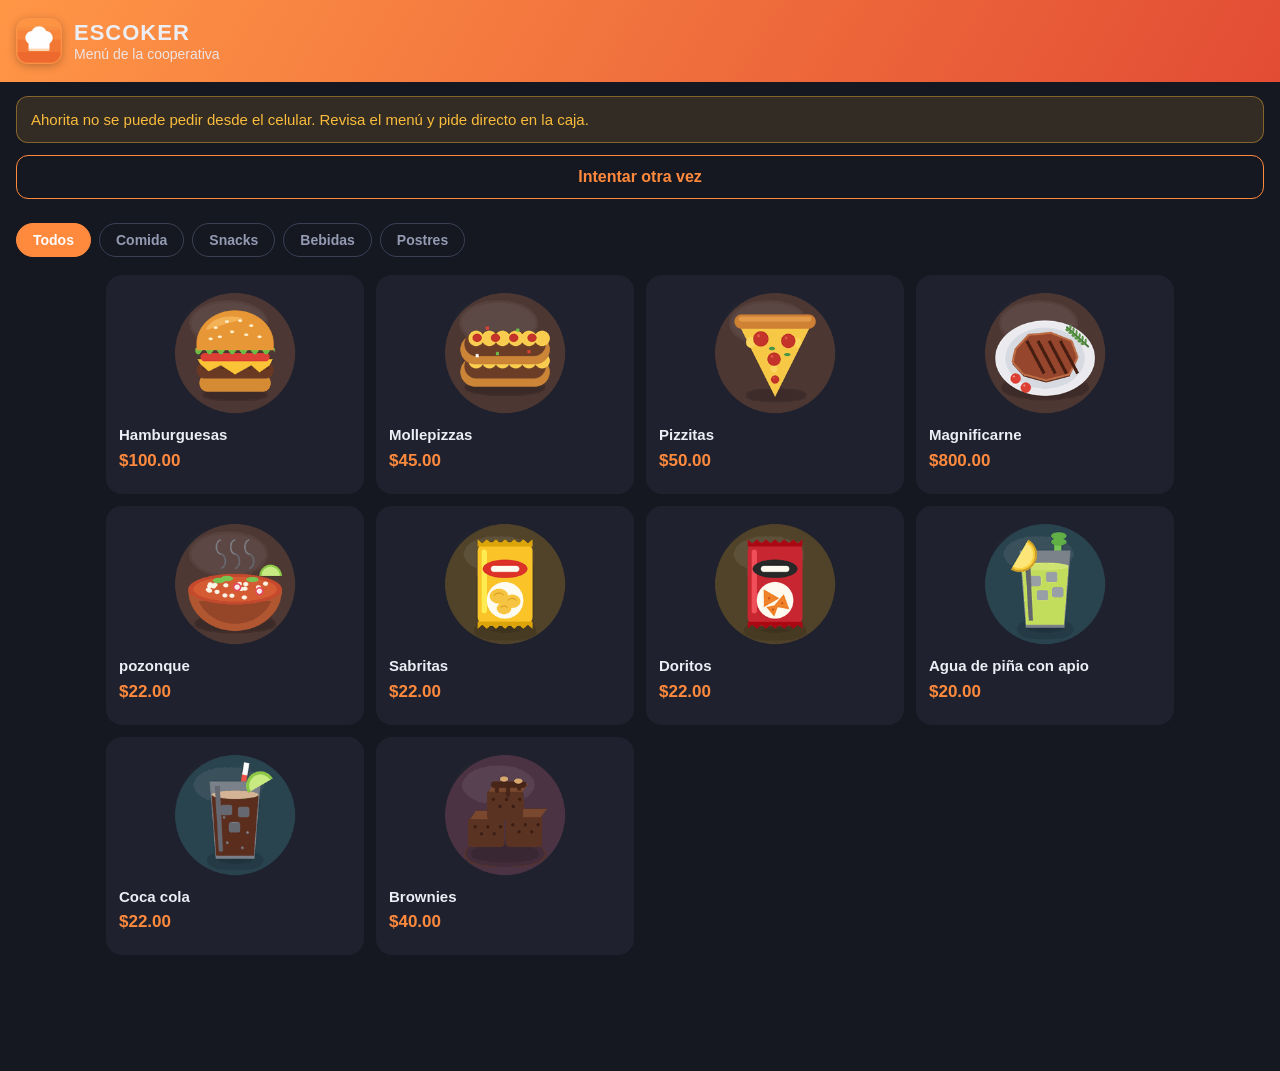
<file: index.html>
<!DOCTYPE html>
<html lang="es">
<head>
    <meta charset="UTF-8">
    <meta name="viewport" content="width=device-width, initial-scale=1">
    <title>Menú ESCOKER</title>
    <link rel="icon" href="img/logo.png">
    <link rel="stylesheet" href="css/estilos.css">
</head>
<body>

<!--
    Esta pagina es la que abre el QR. Nunca cambia.
    1. Revisa si la compu de la cooperativa esta en linea.
    2. Si si, manda al menu donde se puede pedir.
    3. Si no, enseña el menu con precios para pedir en la caja.
-->

<header class="encabezado">
    <img src="img/logo.png" alt="" class="logo">
    <div>
        <h1>ESCOKER</h1>
        <p>Menú de la cooperativa</p>
    </div>
</header>

<div class="cargando" id="cargando">
    <div class="rueda"></div>
    Abriendo el menú...
</div>

<div id="respaldo">

    <div class="aviso aviso-cerrado">
        Ahorita no se puede pedir desde el celular. Revisa el menú y pide directo en la caja.
    </div>

    <button class="btn-reintentar" onclick="location.reload()">Intentar otra vez</button>

    <div class="filtros">
        <div class="chips" id="chips"></div>
    </div>

    <main class="productos" id="productos"></main>
</div>

<script>
    // =========================================
    // DIRECCION DEL MENU EN VIVO (la de Tailscale)
    // Si algun dia cambia, solo se cambia esta linea.
    // =========================================
    const MENU_EN_VIVO = "https://desktop-p3vrlko.tail0d7e7f.ts.net/menu/";

    // Menu de respaldo (cuando la compu no responde)
    const MENU = [
        ["Hamburguesas", 100, "Comida", "hamburguesas.png"],
        ["Mollepizzas", 45, "Comida", "mollepizzas.png"],
        ["Pizzitas", 50, "Comida", "pizzitas.png"],
        ["Magnificarne", 800, "Comida", "magnificarne.png"],
        ["pozonque", 22, "Comida", "pozole.png"],
        ["Sabritas", 22, "Snacks", "sabritas.png"],
        ["Doritos", 22, "Snacks", "doritos.png"],
        ["Agua de piña con apio", 20, "Bebidas", "agua_pina.png"],
        ["Coca cola", 22, "Bebidas", "refresco.png"],
        ["Brownies", 40, "Postres", "brownies.png"]
    ];

    function mostrarRespaldo() {

        document.getElementById("cargando").style.display = "none";
        document.getElementById("respaldo").style.display = "block";

        const lista = document.getElementById("productos");
        const chips = document.getElementById("chips");
        const categorias = ["Todos"];

        MENU.forEach(function (p) {

            if (!categorias.includes(p[2])) categorias.push(p[2]);

            const div = document.createElement("div");
            div.className = "producto";
            div.dataset.categoria = p[2];
            div.innerHTML = "<img src='img/" + p[3] + "' alt=''><h3></h3>" +
                "<div class='fila-precio'><span class='precio'>$" + p[1].toFixed(2) + "</span></div>";
            div.querySelector("h3").textContent = p[0];
            lista.appendChild(div);
        });

        categorias.forEach(function (c, i) {

            const b = document.createElement("button");
            b.className = "chip" + (i == 0 ? " activo" : "");
            b.textContent = c;
            b.onclick = function () {
                document.querySelectorAll(".chip").forEach(function (x) { x.classList.remove("activo"); });
                b.classList.add("activo");
                document.querySelectorAll(".producto").forEach(function (t) {
                    t.style.display = (c == "Todos" || t.dataset.categoria == c) ? "" : "none";
                });
            };
            chips.appendChild(b);
        });
    }

    // =========================================
    // REVISAR SI LA COMPU ESTA EN LINEA
    // Se pide el logo del menu en vivo; si carga, la compu responde.
    // =========================================
    if (MENU_EN_VIVO.includes("CAMBIAR-AQUI")) {

        mostrarRespaldo();

    } else {

        let listo = false;
        const prueba = new Image();

        prueba.onload = function () {
            if (listo) return;
            listo = true;
            location.replace(MENU_EN_VIVO);
        };

        prueba.onerror = function () {
            if (listo) return;
            listo = true;
            mostrarRespaldo();
        };

        // Si en 5 segundos no responde, se enseña el respaldo
        setTimeout(function () {
            if (listo) return;
            listo = true;
            mostrarRespaldo();
        }, 5000);

        prueba.src = MENU_EN_VIVO + "img/logo.png?t=" + Date.now();
    }
</script>
</body>
</html>
</file>
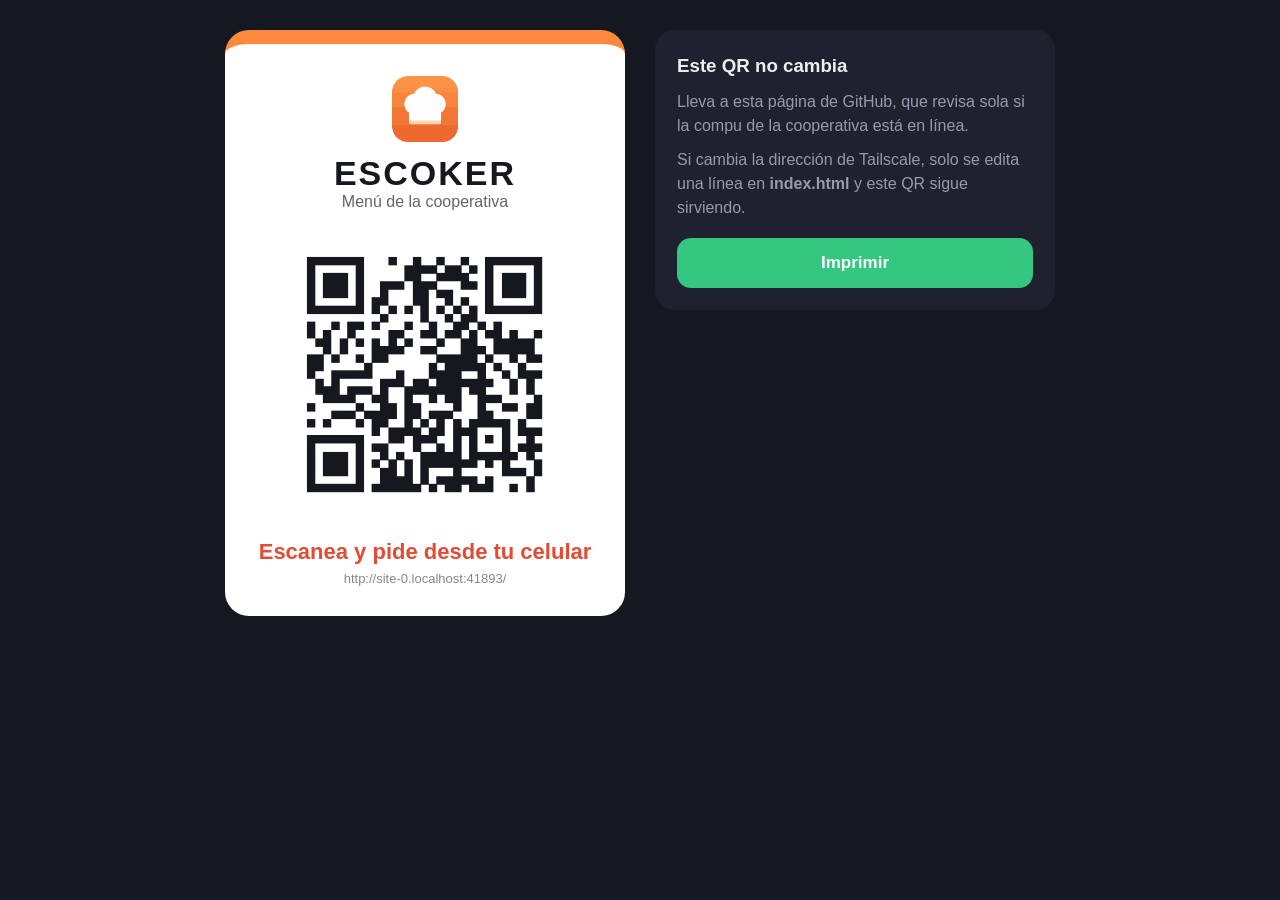
<file: cartel.html>
<!DOCTYPE html>
<html lang="es">
<head>
    <meta charset="UTF-8">
    <meta name="viewport" content="width=device-width, initial-scale=1">
    <title>QR del menú - ESCOKER</title>
    <link rel="icon" href="img/logo.png">
    <link rel="stylesheet" href="css/estilos.css">
</head>
<body class="pagina-qr">

<!-- Cartel para imprimir. El QR lleva a la pagina principal de este sitio. -->

<div class="cartel">
    <img src="img/logo.png" alt="" class="logo-grande">
    <h1>ESCOKER</h1>
    <p class="cartel-sub">Menú de la cooperativa</p>

    <canvas id="qr" width="320" height="320"></canvas>

    <h2>Escanea y pide desde tu celular</h2>
    <p class="cartel-url" id="url"></p>
</div>

<div class="instrucciones">
    <h3>Este QR no cambia</h3>
    <p>Lleva a esta página de GitHub, que revisa sola si la compu de la cooperativa está en línea.</p>
    <p>Si cambia la dirección de Tailscale, solo se edita una línea en <b>index.html</b> y este QR sigue sirviendo.</p>
    <button class="btn-enviar" onclick="window.print()">Imprimir</button>
</div>

<script src="js/qrcode.js"></script>
<script>
    // Direccion de la pagina principal (la misma carpeta que este archivo)
    const url = location.href.replace(/cartel\.html.*$/, "");

    document.getElementById("url").textContent = url;

    const qr = new QRCode(-1, QRErrorCorrectLevel.M);
    qr.addData(url);
    qr.make();

    const canvas = document.getElementById("qr");
    const ctx = canvas.getContext("2d");
    const n = qr.getModuleCount();
    const margen = 4;
    const tam = canvas.width / (n + margen * 2);

    ctx.fillStyle = "#ffffff";
    ctx.fillRect(0, 0, canvas.width, canvas.height);
    ctx.fillStyle = "#16181f";

    for (let fila = 0; fila < n; fila++) {
        for (let col = 0; col < n; col++) {
            if (qr.isDark(fila, col)) {
                ctx.fillRect(Math.floor((col + margen) * tam), Math.floor((fila + margen) * tam), Math.ceil(tam), Math.ceil(tam));
            }
        }
    }
</script>
</body>
</html>
</file>
<file: css/estilos.css>
/* Mismos colores que el programa de Java */
:root {
    --fondo: #161821;
    --panel: #1f222e;
    --panel2: #282c3b;
    --borde: #3a3f54;
    --texto: #eceef5;
    --texto2: #949ab2;
    --naranja: #ff8a3d;
    --verde: #34c780;
    --rojo: #ef5350;
    --amarillo: #fabc3c;
    --azul: #588cff;
}

* {
    box-sizing: border-box;
    margin: 0;
    padding: 0;
}

body {
    background: var(--fondo);
    color: var(--texto);
    font-family: "Segoe UI", Roboto, Arial, sans-serif;
    padding-bottom: 100px;
}

button, input {
    font-family: inherit;
    font-size: 16px;
}

/* ===================== ENCABEZADO ===================== */
.encabezado {
    display: flex;
    align-items: center;
    gap: 12px;
    padding: 18px 16px;
    background: linear-gradient(120deg, #ff9646, #e24c34);
}

.encabezado .logo {
    width: 46px;
    height: 46px;
    border-radius: 12px;
    box-shadow: 0 2px 8px rgba(0, 0, 0, 0.25);
}

.encabezado h1 {
    font-size: 22px;
    letter-spacing: 1px;
}

.encabezado p {
    font-size: 14px;
    opacity: 0.9;
}

/* ===================== AVISOS ===================== */
.aviso {
    display: block;
    margin: 14px 16px 0;
    padding: 12px 14px;
    border-radius: 12px;
    font-size: 15px;
    line-height: 1.4;
    text-decoration: none;
}

.aviso-error {
    background: rgba(239, 83, 80, 0.15);
    color: #ff8a87;
    border: 1px solid rgba(239, 83, 80, 0.4);
}

.aviso-cerrado {
    background: rgba(250, 188, 60, 0.12);
    color: var(--amarillo);
    border: 1px solid rgba(250, 188, 60, 0.4);
}

.aviso-pedido {
    background: rgba(88, 140, 255, 0.14);
    color: #9db8ff;
    border: 1px solid rgba(88, 140, 255, 0.45);
}

/* ===================== FILTROS ===================== */
.filtros {
    position: sticky;
    top: 0;
    z-index: 5;
    background: var(--fondo);
    padding: 14px 16px 10px;
}

.filtros input {
    width: 100%;
    padding: 12px 14px;
    border-radius: 12px;
    border: 1px solid var(--borde);
    background: var(--panel2);
    color: var(--texto);
    outline: none;
}

.filtros input:focus {
    border-color: var(--naranja);
}

.chips {
    display: flex;
    gap: 8px;
    margin-top: 10px;
    overflow-x: auto;
    padding-bottom: 2px;
}

.chip {
    flex-shrink: 0;
    padding: 8px 16px;
    border-radius: 30px;
    border: 1.5px solid var(--borde);
    background: transparent;
    color: var(--texto2);
    font-weight: bold;
    font-size: 14px;
    cursor: pointer;
    text-decoration: none;
}

.chip.activo {
    background: var(--naranja);
    border-color: var(--naranja);
    color: white;
}

/* ===================== PRODUCTOS ===================== */
.productos {
    display: grid;
    grid-template-columns: repeat(2, 1fr);
    gap: 12px;
    padding: 6px 16px 16px;
}

@media (min-width: 640px) {
    .productos {
        grid-template-columns: repeat(3, 1fr);
    }
}

@media (min-width: 960px) {
    .productos {
        grid-template-columns: repeat(4, 1fr);
        max-width: 1100px;
        margin: 0 auto;
    }
}

.producto {
    background: var(--panel);
    border: 1.5px solid transparent;
    border-radius: 16px;
    padding: 12px;
    display: flex;
    flex-direction: column;
}

.producto.en-pedido {
    border-color: var(--naranja);
}

.producto img {
    width: 100%;
    max-width: 130px;
    aspect-ratio: 1;
    margin: 0 auto 8px;
    display: block;
}

.producto h3 {
    font-size: 15px;
    line-height: 1.25;
    flex-grow: 1;
}

.fila-precio {
    display: flex;
    align-items: center;
    justify-content: space-between;
    gap: 6px;
    margin: 6px 0 10px;
    flex-wrap: wrap;
}

.precio {
    color: var(--naranja);
    font-weight: bold;
    font-size: 17px;
}

.etiqueta {
    font-size: 11px;
    font-weight: bold;
    padding: 3px 8px;
    border-radius: 20px;
}

.etiqueta.roja {
    background: rgba(239, 83, 80, 0.18);
    color: var(--rojo);
}

.etiqueta.amarilla {
    background: rgba(250, 188, 60, 0.16);
    color: var(--amarillo);
}

.producto.agotado img,
.producto.agotado h3,
.producto.agotado .precio {
    opacity: 0.35;
}

/* Boton agregar y contador */
.btn-agregar {
    width: 100%;
    padding: 10px;
    border: none;
    border-radius: 10px;
    background: var(--naranja);
    color: white;
    font-weight: bold;
    cursor: pointer;
}

.producto .contador {
    display: none;
}

.producto.en-pedido .btn-agregar {
    display: none;
}

.producto.en-pedido .contador {
    display: flex;
}

.contador {
    display: flex;
    align-items: center;
    justify-content: space-between;
    background: var(--panel2);
    border-radius: 10px;
    padding: 3px;
}

.contador button {
    width: 36px;
    height: 34px;
    border: none;
    border-radius: 8px;
    background: var(--naranja);
    color: white;
    font-size: 20px;
    font-weight: bold;
    cursor: pointer;
}

.contador span {
    font-weight: bold;
    min-width: 28px;
    text-align: center;
}

.vacio {
    display: none;
    text-align: center;
    color: var(--texto2);
    padding: 40px 16px;
}

/* ===================== BARRA DE ABAJO ===================== */
.barra-pedido {
    position: fixed;
    left: 12px;
    right: 12px;
    bottom: 12px;
    display: none;
    justify-content: space-between;
    align-items: center;
    padding: 16px 20px;
    border: none;
    border-radius: 16px;
    background: var(--naranja);
    color: white;
    font-size: 16px;
    cursor: pointer;
    box-shadow: 0 6px 20px rgba(0, 0, 0, 0.45);
    z-index: 10;
}

.barra-pedido.visible {
    display: flex;
}

.barra-total {
    font-weight: bold;
    font-size: 19px;
}

/* ===================== HOJA DEL PEDIDO ===================== */
.fondo-hoja {
    position: fixed;
    inset: 0;
    background: rgba(0, 0, 0, 0.55);
    display: none;
    z-index: 20;
}

.fondo-hoja.visible {
    display: block;
}

.hoja {
    position: fixed;
    left: 0;
    right: 0;
    bottom: 0;
    max-height: 88vh;
    overflow-y: auto;
    background: var(--panel);
    border-radius: 22px 22px 0 0;
    padding: 20px 18px 26px;
    transform: translateY(105%);
    transition: transform 0.25s;
    z-index: 30;
    max-width: 560px;
    margin: 0 auto;
}

.hoja.abierta {
    transform: translateY(0);
}

.hoja-titulo {
    display: flex;
    justify-content: space-between;
    align-items: center;
    margin-bottom: 12px;
}

.cerrar {
    background: none;
    border: 1px solid var(--borde);
    color: var(--texto2);
    border-radius: 10px;
    padding: 6px 12px;
    font-size: 14px;
    cursor: pointer;
}

.fila-pedido {
    display: flex;
    align-items: center;
    gap: 10px;
    background: var(--panel2);
    border-radius: 12px;
    padding: 8px 10px;
    margin-bottom: 8px;
}

.fila-pedido img {
    width: 44px;
    height: 44px;
}

.fila-texto {
    flex-grow: 1;
    display: flex;
    flex-direction: column;
}

.fila-texto small {
    color: var(--texto2);
}

.fila-pedido .contador {
    background: var(--panel);
}

.fila-pedido .contador button {
    width: 32px;
    height: 30px;
    font-size: 18px;
}

.total {
    display: flex;
    justify-content: space-between;
    align-items: center;
    border-top: 1px solid var(--borde);
    margin: 12px 0 6px;
    padding-top: 12px;
    font-size: 17px;
}

.total b {
    font-size: 24px;
}

.hoja label {
    display: block;
    margin: 12px 0 6px;
    font-size: 13px;
    font-weight: bold;
    color: var(--texto2);
}

.hoja input {
    width: 100%;
    padding: 12px 14px;
    border-radius: 12px;
    border: 1px solid var(--borde);
    background: var(--panel2);
    color: var(--texto);
    outline: none;
}

.hoja input:focus {
    border-color: var(--naranja);
}

.btn-enviar {
    display: block;
    width: 100%;
    margin-top: 18px;
    padding: 15px;
    border: none;
    border-radius: 14px;
    background: var(--verde);
    color: white;
    font-size: 17px;
    font-weight: bold;
    text-align: center;
    text-decoration: none;
    cursor: pointer;
}

.btn-enviar:disabled {
    opacity: 0.6;
}

.ayuda {
    text-align: center;
    color: var(--texto2);
    font-size: 13px;
    margin-top: 10px;
}

/* ===================== SEGUIMIENTO DEL PEDIDO ===================== */
.tarjeta-estado {
    margin: 18px 16px 0;
    padding: 24px 18px;
    border-radius: 20px;
    background: var(--panel);
    text-align: center;
    border: 1.5px solid var(--borde);
}

.tarjeta-estado h2 {
    font-size: 21px;
    margin: 12px 0 6px;
}

.tarjeta-estado p {
    color: var(--texto2);
    line-height: 1.4;
}

.turno-texto {
    font-size: 14px;
    text-transform: uppercase;
    letter-spacing: 1px;
}

.tarjeta-estado .turno {
    font-size: 64px;
    font-weight: bold;
    color: var(--texto);
    line-height: 1.1;
}

.a-pagar {
    font-size: 30px;
    font-weight: bold;
    color: var(--naranja) !important;
    margin-top: 8px;
}

.estado-por-cobrar { border-color: var(--naranja); }
.estado-registrado, .estado-preparando { border-color: var(--amarillo); }
.estado-listo { border-color: var(--verde); background: rgba(52, 199, 128, 0.1); }
.estado-listo h2 { color: var(--verde); }
.estado-cancelado { border-color: var(--rojo); }
.estado-cancelado h2 { color: var(--rojo); }

.pasos {
    display: flex;
    justify-content: space-between;
    margin-top: 22px;
}

.paso {
    flex: 1;
    display: flex;
    flex-direction: column;
    align-items: center;
    gap: 6px;
    color: var(--texto2);
}

.paso span {
    width: 34px;
    height: 34px;
    border-radius: 50%;
    border: 2px solid var(--borde);
    display: flex;
    align-items: center;
    justify-content: center;
    font-weight: bold;
}

.paso small {
    font-size: 12px;
}

.paso.hecho span {
    background: var(--verde);
    border-color: var(--verde);
    color: white;
}

.paso.actual span {
    border-color: var(--naranja);
    color: var(--naranja);
}

.paso.actual small {
    color: var(--texto);
    font-weight: bold;
}

.resumen {
    margin: 14px 16px 0;
    padding: 18px;
    border-radius: 20px;
    background: var(--panel);
}

.resumen h3 {
    margin-bottom: 10px;
}

.linea {
    display: flex;
    justify-content: space-between;
    padding: 6px 0;
}

.total-linea {
    border-top: 1px solid var(--borde);
    margin-top: 8px;
    padding-top: 12px;
    font-size: 17px;
}

.nota {
    color: var(--amarillo);
    margin-top: 8px;
}

.link-menu {
    display: block;
    text-align: center;
    color: var(--naranja);
    margin: 20px;
    font-weight: bold;
}

/* ===================== PAGINA DEL QR ===================== */
.pagina-qr {
    display: flex;
    flex-wrap: wrap;
    gap: 30px;
    justify-content: center;
    align-items: flex-start;
    padding: 30px 16px;
}

.cartel {
    background: white;
    color: #16181f;
    width: 400px;
    max-width: 100%;
    border-radius: 24px;
    padding: 30px 24px;
    text-align: center;
    border-top: 14px solid var(--naranja);
}

.logo-grande {
    width: 70px;
    height: 70px;
    border-radius: 16px;
}

.cartel h1 {
    font-size: 34px;
    letter-spacing: 2px;
    margin-top: 6px;
}

.cartel-sub {
    color: #666;
    margin-bottom: 14px;
}

.cartel canvas {
    width: 300px;
    max-width: 100%;
    height: auto;
}

.cartel h2 {
    color: #e24c34;
    font-size: 22px;
    margin-top: 10px;
}

.cartel-url {
    color: #888;
    font-size: 13px;
    margin-top: 6px;
    word-break: break-all;
}

.instrucciones {
    background: var(--panel);
    border-radius: 20px;
    padding: 22px;
    width: 400px;
    max-width: 100%;
    line-height: 1.5;
}

.instrucciones h3 {
    margin-bottom: 10px;
}

.instrucciones p {
    color: var(--texto2);
    margin: 10px 0;
}

.instrucciones .chips {
    flex-wrap: wrap;
    overflow: visible;
}

.instrucciones .aviso {
    margin: 10px 0;
}

/* Al imprimir solo sale el cartel */
@media print {
    body {
        background: white;
        padding: 0;
    }

    .instrucciones {
        display: none;
    }

    .cartel {
        border: 2px solid #ddd;
        border-top: 14px solid var(--naranja);
    }
}

/* ===================== PAGINA DE ENTRADA (GitHub) ===================== */
.cargando {
    text-align: center;
    padding: 80px 20px;
    color: var(--texto2);
}

.rueda {
    width: 46px;
    height: 46px;
    margin: 0 auto 18px;
    border: 4px solid var(--panel2);
    border-top-color: var(--naranja);
    border-radius: 50%;
    animation: girar 0.9s linear infinite;
}

@keyframes girar {
    to { transform: rotate(360deg); }
}

.btn-reintentar {
    display: block;
    margin: 12px 16px 0;
    padding: 12px;
    width: calc(100% - 32px);
    border: 1.5px solid var(--naranja);
    border-radius: 12px;
    background: transparent;
    color: var(--naranja);
    font-weight: bold;
    cursor: pointer;
}

#respaldo {
    display: none;
}
</file>
